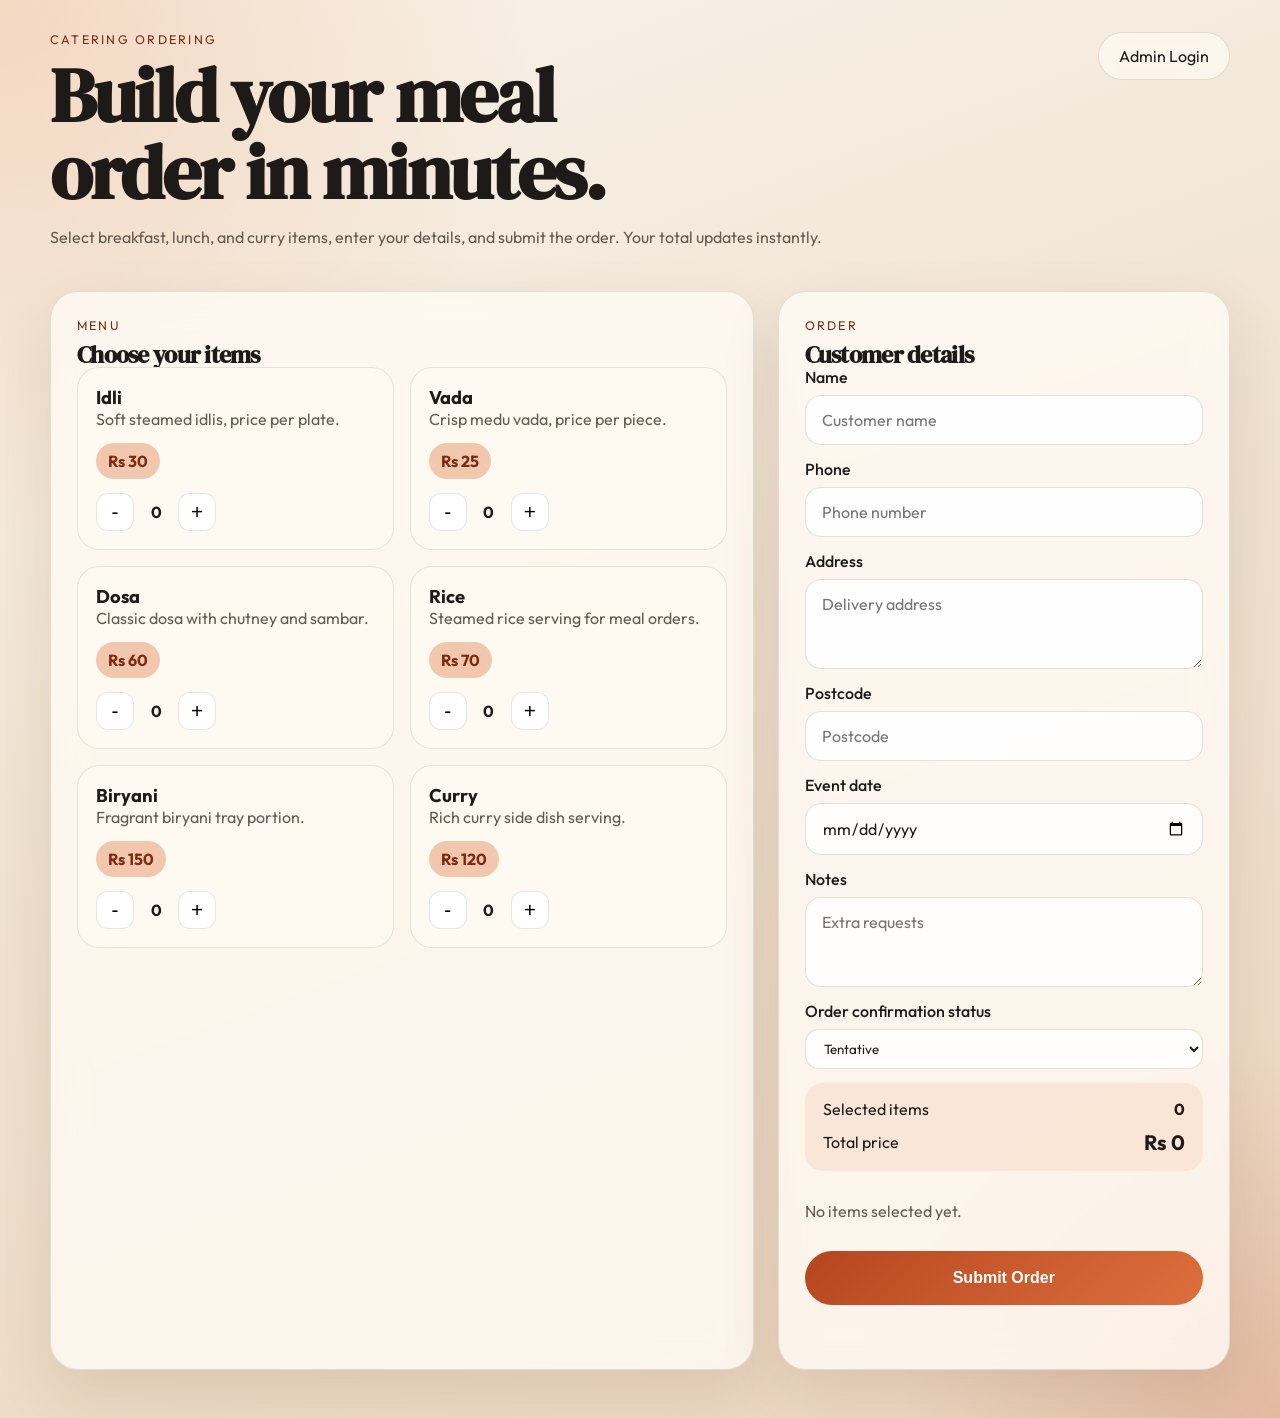
<file: index.html>
<!DOCTYPE html>
<html lang="en">
<head>
  <meta charset="UTF-8">
  <meta name="viewport" content="width=device-width, initial-scale=1.0">
  <title>DakshinDelights Catering</title>
  <link rel="preconnect" href="https://fonts.googleapis.com">
  <link rel="preconnect" href="https://fonts.gstatic.com" crossorigin>
  <link href="https://fonts.googleapis.com/css2?family=DM+Serif+Display:ital@0;1&family=Outfit:wght@300;400;500;600;700&display=swap" rel="stylesheet">
  <link rel="stylesheet" href="styles.css">
</head>
<body data-page="order">
  <div class="page-shell">
    <header class="hero">
      <div class="hero-copy">
        <p class="eyebrow">Catering Ordering</p>
        <h1>Build your meal order in minutes.</h1>
        <p class="hero-text">
          Select breakfast, lunch, and curry items, enter your details, and submit the order.
          Your total updates instantly.
        </p>
      </div>
      <a class="admin-link" href="admin.html">Admin Login</a>
    </header>

    <main class="layout">
      <section class="panel menu-panel">
        <div class="section-head">
          <p class="section-kicker">Menu</p>
          <h2>Choose your items</h2>
        </div>
        <div id="menu-grid" class="menu-grid"></div>
      </section>

      <aside class="panel order-panel">
        <div class="section-head">
          <p class="section-kicker">Order</p>
          <h2>Customer details</h2>
        </div>

        <form id="order-form" class="order-form">
          <label>
            Name
            <input id="customer-name" name="name" type="text" placeholder="Customer name" required>
          </label>

          <label>
            Phone
            <input id="customer-phone" name="phone" type="tel" placeholder="Phone number" required>
          </label>

          <label>
            Address
            <textarea id="customer-address" name="address" rows="3" placeholder="Delivery address" required></textarea>
          </label>

          <label>
            Postcode
            <input id="customer-postcode" name="postcode" type="text" placeholder="Postcode" required>
          </label>

          <label>
            Event date
            <input id="event-date" name="eventDate" type="date" required>
          </label>

          <label>
            Notes
            <textarea id="customer-notes" name="notes" rows="3" placeholder="Extra requests"></textarea>
          </label>

          <label>
            Order confirmation status
            <select id="order-status" name="status" class="order-status-select">
              <option value="Tentative">Tentative</option>
              <option value="Yet to be confirmed">Yet to be confirmed</option>
              <option value="Confirmed">Confirmed</option>
            </select>
          </label>

          <div class="summary-box">
            <div class="summary-line">
              <span>Selected items</span>
              <strong id="selected-count">0</strong>
            </div>
            <div class="summary-line total-line">
              <span>Total price</span>
              <strong id="order-total">Rs 0</strong>
            </div>
          </div>

          <div id="order-items-preview" class="order-items-preview"></div>

          <button class="primary-button" type="submit">Submit Order</button>
          <p id="form-status" class="form-status" aria-live="polite"></p>
        </form>
      </aside>
    </main>
  </div>

  <script src="script.js"></script>
</body>
</html>
</file>
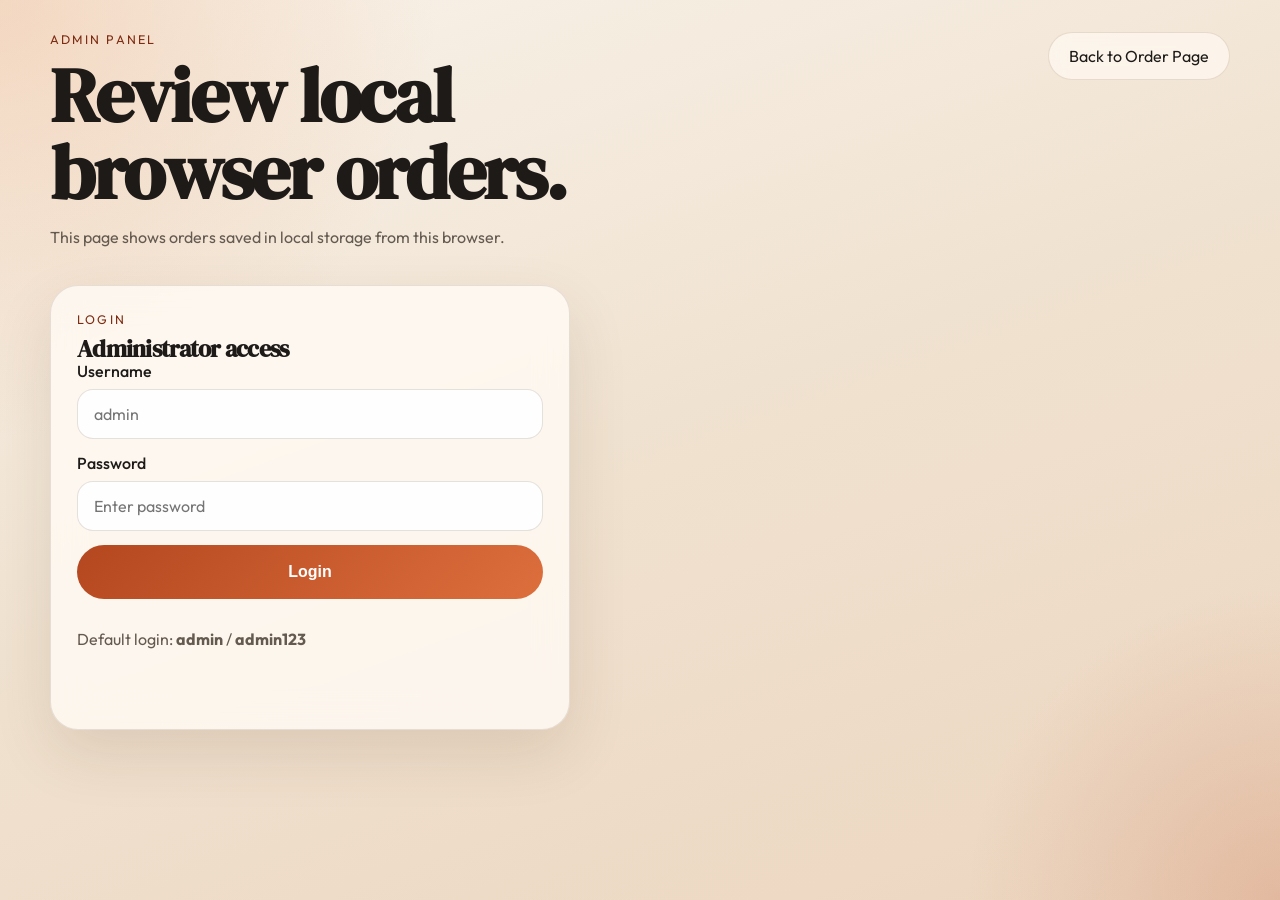
<file: admin.html>
<!DOCTYPE html>
<html lang="en">
<head>
  <meta charset="UTF-8">
  <meta name="viewport" content="width=device-width, initial-scale=1.0">
  <meta name="robots" content="noindex,nofollow">
  <title>SpiceRoute Catering Admin</title>
  <link rel="preconnect" href="https://fonts.googleapis.com">
  <link rel="preconnect" href="https://fonts.gstatic.com" crossorigin>
  <link href="https://fonts.googleapis.com/css2?family=DM+Serif+Display:ital@0;1&family=Outfit:wght@300;400;500;600;700&display=swap" rel="stylesheet">
  <link rel="stylesheet" href="styles.css">
</head>
<body data-page="admin">
  <div class="page-shell">
    <header class="hero compact-hero">
      <div class="hero-copy">
        <p class="eyebrow">Admin Panel</p>
        <h1>Review local browser orders.</h1>
        <p class="hero-text">
          This page shows orders saved in local storage from this browser.
        </p>
      </div>
      <a class="admin-link" href="index.html">Back to Order Page</a>
    </header>

    <main class="admin-layout">
      <section id="login-panel" class="panel admin-auth-panel">
        <div class="section-head">
          <p class="section-kicker">Login</p>
          <h2>Administrator access</h2>
        </div>

        <form id="admin-login-form" class="order-form">
          <label>
            Username
            <input id="admin-username" type="text" placeholder="admin" required>
          </label>

          <label>
            Password
            <input id="admin-password" type="password" placeholder="Enter password" required>
          </label>

          <button class="primary-button" type="submit">Login</button>
          <p class="helper-text">Default login: <strong>admin</strong> / <strong>admin123</strong></p>
          <p id="login-status" class="form-status" aria-live="polite"></p>
        </form>
      </section>

      <section id="dashboard-panel" class="panel dashboard-panel hidden">
        <div class="dashboard-head">
          <div>
            <p class="section-kicker">Orders</p>
            <h2>Saved browser orders</h2>
          </div>
          <button id="logout-button" class="secondary-button" type="button">Logout</button>
        </div>

        <div class="admin-tabs">
          <button class="admin-tab-button active" type="button" data-admin-tab="summary">Summary</button>
          <button class="admin-tab-button" type="button" data-admin-tab="menu">Menu Control</button>
        </div>

        <section id="admin-tab-summary" class="admin-tab-panel">
          <div class="summary-box admin-summary">
            <div class="summary-line">
              <span>Total orders</span>
              <strong id="admin-order-count">0</strong>
            </div>
          </div>

          <div id="orders-list" class="orders-list"></div>
        </section>

        <section id="admin-tab-menu" class="admin-tab-panel hidden">
          <section class="admin-menu-section">
            <div class="section-head">
              <p class="section-kicker">Menu Control</p>
              <h2>Add or remove menu items</h2>
            </div>

            <form id="menu-item-form" class="order-form admin-menu-form">
              <input id="menu-item-id" name="id" type="hidden">

              <label>
                Item name
                <input id="menu-item-name" name="name" type="text" placeholder="Paneer Curry" required>
              </label>

              <label>
                Price
                <input id="menu-item-price" name="price" type="number" min="1" step="1" placeholder="120" required>
              </label>

              <label>
                Description
                <textarea id="menu-item-description" name="description" rows="3" placeholder="Describe the item" required></textarea>
              </label>

              <div class="admin-form-actions">
                <button id="menu-item-submit" class="primary-button" type="submit">Add Menu Item</button>
                <button id="menu-item-cancel" class="secondary-button hidden" type="button">Cancel Edit</button>
              </div>
              <p id="menu-item-status" class="form-status" aria-live="polite"></p>
            </form>

            <div id="admin-menu-list" class="admin-menu-list"></div>
          </section>
        </section>
      </section>
    </main>
  </div>

  <script src="script.js"></script>
</body>
</html>
</file>
<file: styles.css>
:root {
  --bg: #f6efe5;
  --surface: rgba(255, 251, 245, 0.82);
  --surface-strong: #fffaf1;
  --ink: #1d1a18;
  --muted: #645a50;
  --line: rgba(67, 47, 28, 0.12);
  --accent: #b4471f;
  --accent-dark: #7d2b11;
  --accent-soft: #f1c8ae;
  --good: #1f6b45;
  --bad: #a53422;
  --shadow: 0 24px 60px rgba(81, 48, 22, 0.12);
}

* {
  box-sizing: border-box;
}

body {
  margin: 0;
  min-height: 100vh;
  font-family: "Outfit", sans-serif;
  color: var(--ink);
  background:
    radial-gradient(circle at top left, rgba(232, 165, 116, 0.35), transparent 28%),
    radial-gradient(circle at bottom right, rgba(191, 82, 43, 0.22), transparent 20%),
    linear-gradient(160deg, #f9f3eb 0%, #f0e2d0 48%, #ecd6c0 100%);
}

a {
  color: inherit;
}

.page-shell {
  width: min(1180px, calc(100% - 32px));
  margin: 0 auto;
  padding: 32px 0 48px;
}

.hero {
  display: flex;
  justify-content: space-between;
  gap: 24px;
  align-items: flex-start;
  margin-bottom: 28px;
}

.compact-hero {
  margin-bottom: 22px;
}

.hero-copy h1,
.section-head h2,
.dashboard-head h2 {
  margin: 0;
  font-family: "DM Serif Display", serif;
  line-height: 1;
  letter-spacing: -0.03em;
}

.hero-copy h1 {
  max-width: 620px;
  font-size: clamp(2.8rem, 6vw, 5.2rem);
}

.hero-text,
.helper-text,
.form-status,
.order-card p,
.order-item-line,
.empty-state,
label,
input,
textarea,
button {
  font-size: 1rem;
}

.eyebrow,
.section-kicker {
  margin: 0 0 10px;
  text-transform: uppercase;
  letter-spacing: 0.18em;
  font-size: 0.78rem;
  color: var(--accent-dark);
}

.hero-text,
.helper-text,
.empty-state {
  color: var(--muted);
}

.admin-link,
.secondary-button,
.primary-button {
  border: 0;
  border-radius: 999px;
  cursor: pointer;
  transition: transform 0.2s ease, opacity 0.2s ease, background-color 0.2s ease;
  text-decoration: none;
}

.admin-link,
.secondary-button {
  display: inline-flex;
  align-items: center;
  justify-content: center;
  min-height: 48px;
  padding: 0 20px;
  background: rgba(255, 250, 241, 0.72);
  border: 1px solid rgba(141, 93, 55, 0.18);
  backdrop-filter: blur(10px);
}

.primary-button {
  min-height: 54px;
  padding: 0 24px;
  background: linear-gradient(135deg, var(--accent) 0%, #dd6f3d 100%);
  color: white;
  font-weight: 600;
}

.admin-link:hover,
.secondary-button:hover,
.primary-button:hover {
  transform: translateY(-1px);
}

.layout,
.admin-layout {
  display: grid;
  gap: 24px;
}

.layout {
  grid-template-columns: 1.4fr 0.9fr;
}

.admin-layout {
  grid-template-columns: 1fr;
}

.panel {
  background: var(--surface);
  border: 1px solid var(--line);
  box-shadow: var(--shadow);
  border-radius: 28px;
  padding: 26px;
  backdrop-filter: blur(16px);
}

.menu-grid {
  display: grid;
  grid-template-columns: repeat(2, minmax(0, 1fr));
  gap: 16px;
}

.menu-card,
.order-card {
  background: var(--surface-strong);
  border: 1px solid var(--line);
  border-radius: 22px;
  padding: 18px;
}

.menu-card {
  display: flex;
  flex-direction: column;
  gap: 14px;
}

.menu-card h3,
.order-card h3 {
  margin: 0;
  font-size: 1.15rem;
}

.menu-card p,
.order-card p {
  margin: 0;
  color: var(--muted);
}

.price-tag {
  display: inline-flex;
  align-items: center;
  width: fit-content;
  padding: 8px 12px;
  background: var(--accent-soft);
  border-radius: 999px;
  font-weight: 700;
  color: var(--accent-dark);
}

.qty-control {
  display: inline-flex;
  align-items: center;
  gap: 8px;
  margin-top: auto;
}

.qty-button {
  width: 38px;
  height: 38px;
  border-radius: 12px;
  border: 1px solid var(--line);
  background: white;
  font-size: 1.3rem;
  cursor: pointer;
}

.qty-value {
  min-width: 28px;
  text-align: center;
  font-weight: 700;
}

.order-form {
  display: grid;
  gap: 14px;
}

label {
  display: grid;
  gap: 8px;
  font-weight: 500;
}

input,
textarea {
  width: 100%;
  border: 1px solid rgba(89, 62, 38, 0.16);
  border-radius: 16px;
  padding: 14px 16px;
  font-family: inherit;
  background: rgba(255, 255, 255, 0.9);
  color: var(--ink);
}

input:focus,
textarea:focus {
  outline: 2px solid rgba(180, 71, 31, 0.18);
  border-color: var(--accent);
}

.summary-box {
  display: grid;
  gap: 10px;
  padding: 16px 18px;
  border-radius: 18px;
  background: rgba(245, 205, 179, 0.36);
}

.summary-line,
.dashboard-head {
  display: flex;
  align-items: center;
  justify-content: space-between;
  gap: 12px;
}

.total-line strong {
  font-size: 1.3rem;
}

.order-items-preview,
.orders-list,
.admin-menu-list {
  display: grid;
  gap: 12px;
}

.order-item-line {
  display: flex;
  align-items: center;
  justify-content: space-between;
  gap: 12px;
  padding: 12px 14px;
  background: rgba(255, 255, 255, 0.82);
  border: 1px solid var(--line);
  border-radius: 16px;
}

.form-status {
  min-height: 24px;
  margin: 0;
}

.form-status.success {
  color: var(--good);
}

.form-status.error {
  color: var(--bad);
}

.hidden {
  display: none;
}

.admin-auth-panel {
  max-width: 520px;
}

.order-meta {
  display: grid;
  gap: 6px;
  margin: 12px 0;
}

.order-status-row {
  display: flex;
  align-items: center;
  justify-content: space-between;
  gap: 12px;
  margin-top: 14px;
}

.order-status-label {
  font-weight: 600;
}

.order-status-select {
  min-width: 180px;
  border: 1px solid rgba(89, 62, 38, 0.16);
  border-radius: 14px;
  padding: 10px 14px;
  font-family: inherit;
  background: rgba(255, 255, 255, 0.9);
  color: var(--ink);
}

.order-card ul {
  margin: 12px 0 0;
  padding-left: 18px;
  color: var(--muted);
}

.admin-summary {
  margin: 18px 0;
}

.admin-tabs {
  display: flex;
  flex-wrap: wrap;
  gap: 12px;
  margin: 20px 0 18px;
}

.admin-tab-button {
  min-height: 46px;
  padding: 0 18px;
  border-radius: 999px;
  border: 1px solid rgba(141, 93, 55, 0.18);
  background: rgba(255, 250, 241, 0.72);
  color: var(--ink);
  font-family: inherit;
  cursor: pointer;
}

.admin-tab-button.active {
  background: linear-gradient(135deg, var(--accent) 0%, #dd6f3d 100%);
  color: white;
  border-color: transparent;
}

.admin-menu-section {
  margin-bottom: 24px;
}

.admin-menu-form {
  margin-bottom: 18px;
}

.admin-form-actions,
.admin-card-actions {
  display: flex;
  flex-wrap: wrap;
  gap: 12px;
}

.admin-menu-card {
  gap: 12px;
}

.delete-item-button {
  width: fit-content;
}

@media (max-width: 900px) {
  .layout {
    grid-template-columns: 1fr;
  }

  .menu-grid {
    grid-template-columns: 1fr;
  }

  .hero {
    flex-direction: column;
  }
}

@media (max-width: 640px) {
  .page-shell {
    width: min(100% - 20px, 100%);
    padding-top: 20px;
  }

  .panel {
    padding: 18px;
    border-radius: 22px;
  }

  .hero-copy h1 {
    font-size: 2.5rem;
  }
}
</file>
